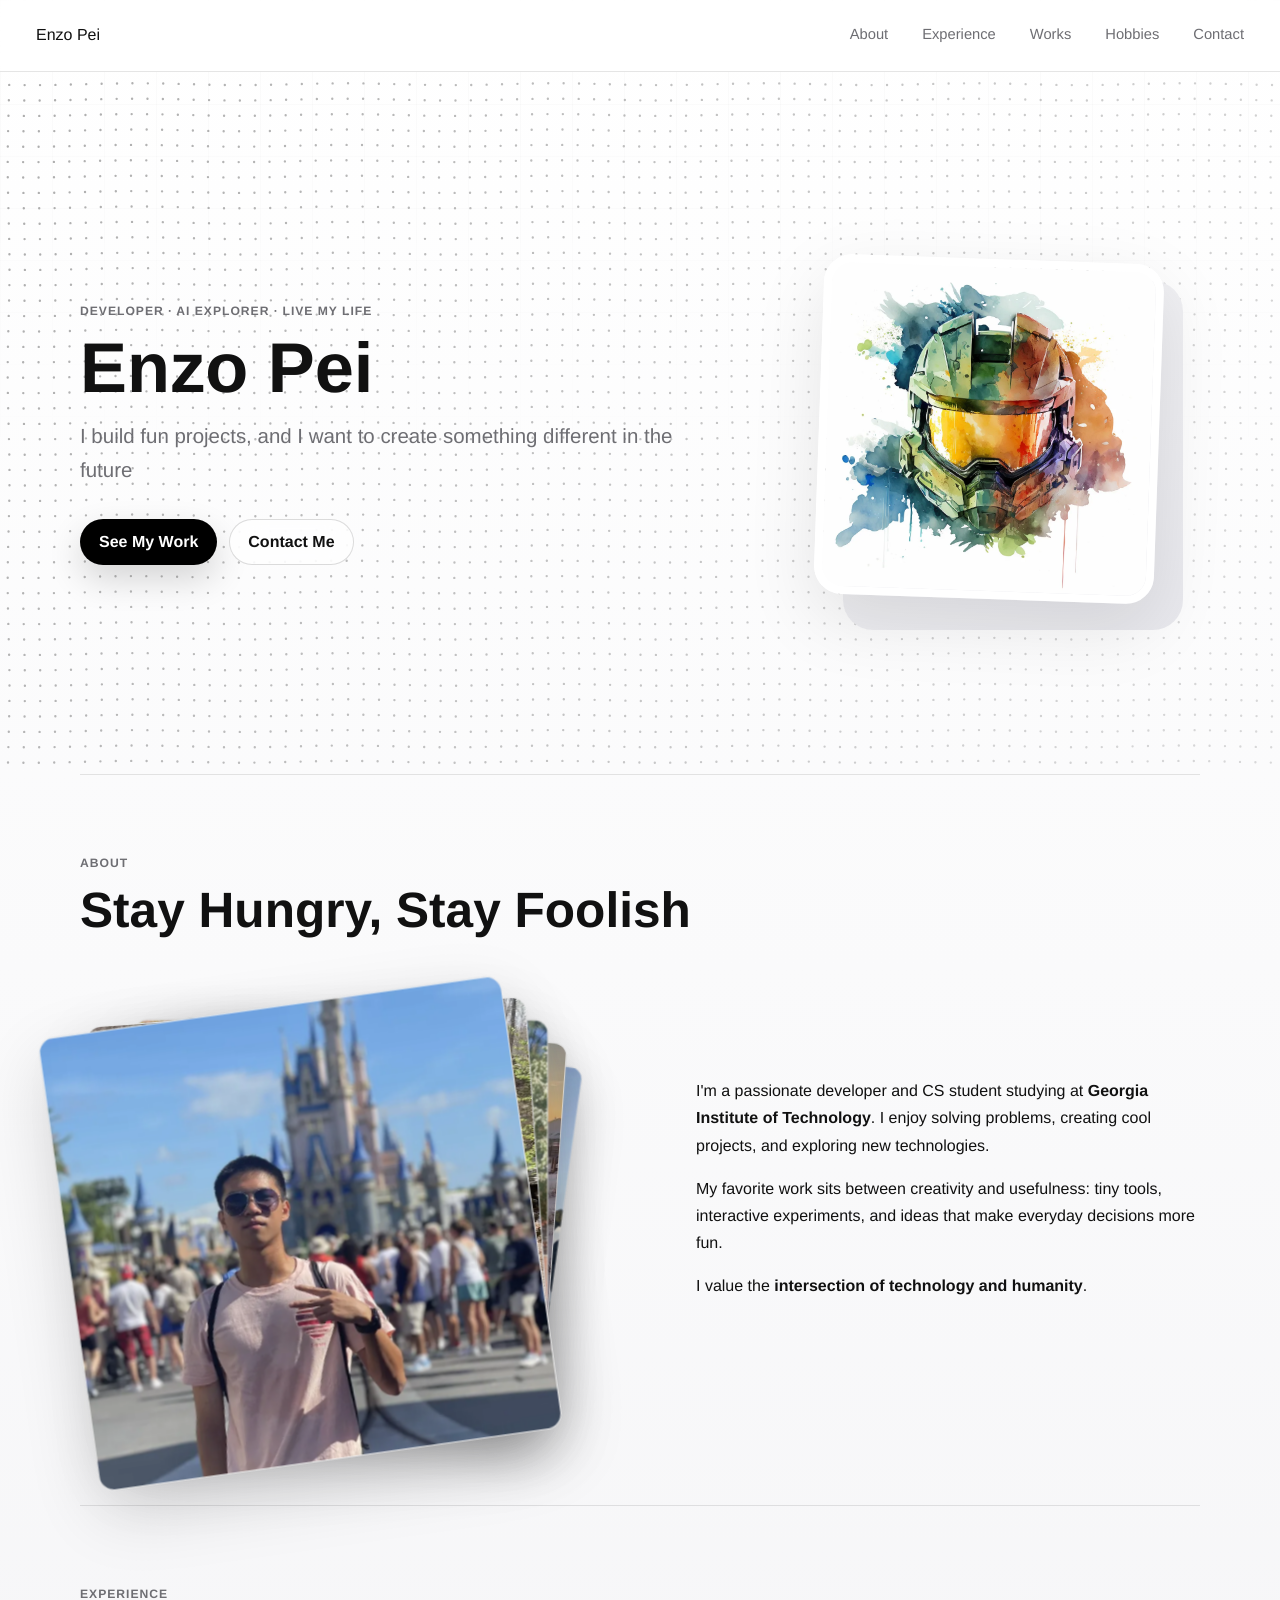
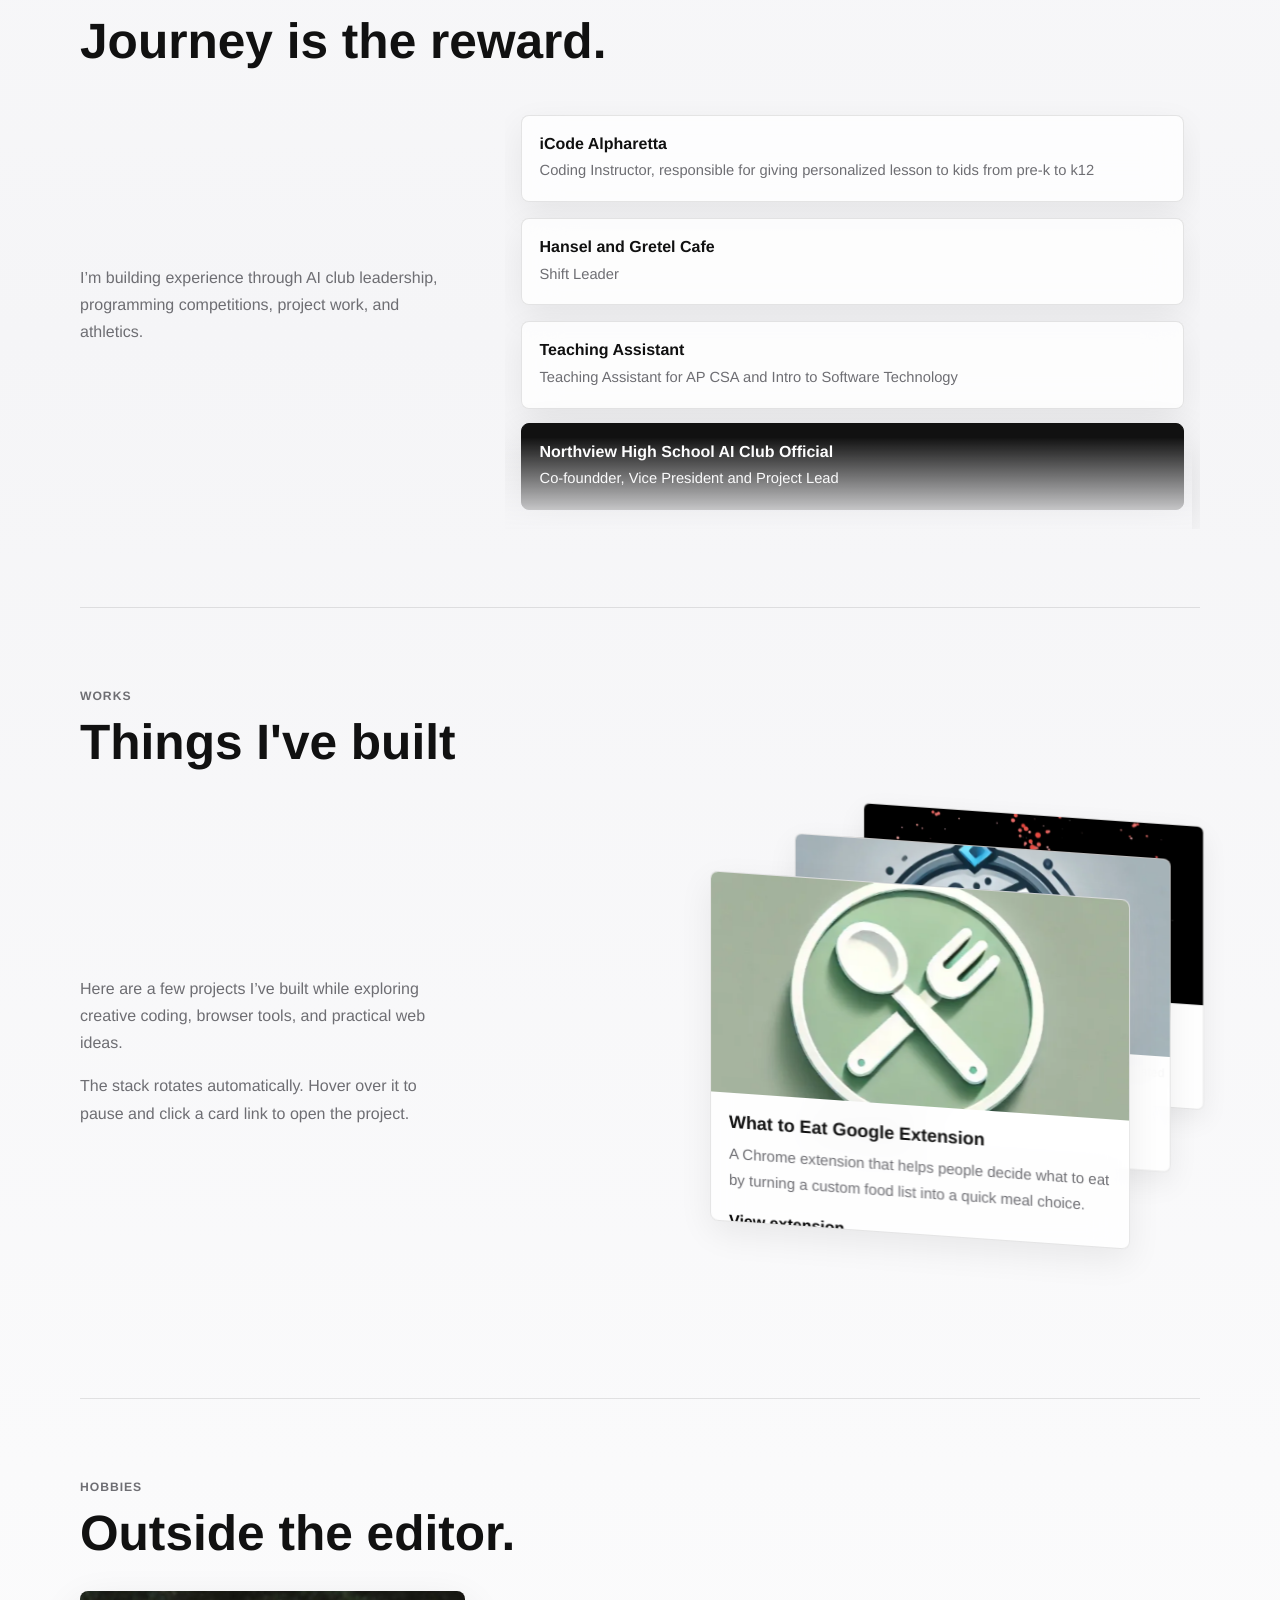
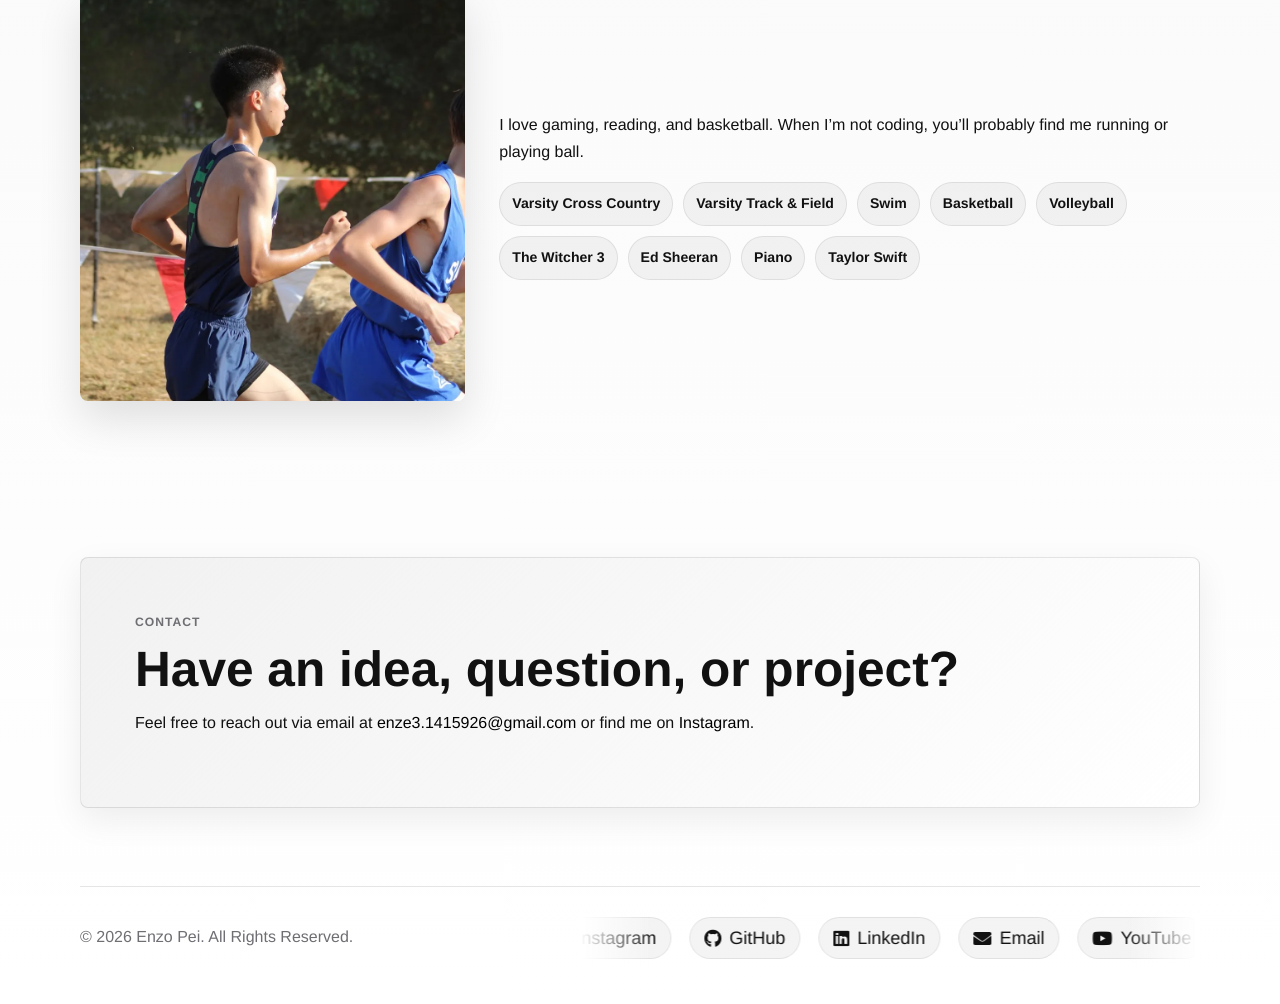
<file: index.html>
<!DOCTYPE html>
<html lang="en">
<head>
  <meta charset="UTF-8">
  <meta name="viewport" content="width=device-width, initial-scale=1.0">
  <title>Enzo Pei | Developer & Student Athlete</title>
  <link rel="stylesheet" href="styles.css">
  <link href="https://cdnjs.cloudflare.com/ajax/libs/font-awesome/5.15.4/css/all.min.css" rel="stylesheet">
</head>
<body>
  <nav>
    <a class="logo" href="#top">Enzo Pei</a>
    <a href="#about">About</a>
    <a href="#experience">Experience</a>
    <a href="#works">Works</a>
    <a href="#hobbies">Hobbies</a>
    <a href="#contact">Contact</a>
  </nav>

  <header id="top" class="hero">
    <canvas class="dot-field" aria-hidden="true"></canvas>
    <div class="hero-copy">
      <p class="eyebrow">Developer · AI Explorer · Live my Life</p>
      <h1 id="title">Enzo Pei</h1>
      <p id="tagline">I build fun projects, and I want to create something different in the future</p>
      <div class="hero-actions">
        <a class="button primary" href="#works">See My Work</a>
        <a class="button secondary" href="mailto:enze3.1415926@gmail.com">Contact Me</a>
      </div>
    </div>
    <div class="profile">
      <img src="images/photo.webp" alt="Portrait of Enzo Pei">
    </div>
  </header>

  <section id="about">
    <div class="section-heading">
      <p class="eyebrow">About</p>
      <h2>Stay Hungry, Stay Foolish</h2>
    </div>
    <div class="about-content">
      <div class="stack-container" data-photo-stack aria-label="About me photo stack">
        <div class="card-rotate">
          <div class="photo-stack-card">
            <img src="images/about_me.webp" alt="Enzo outdoors" class="card-image">
          </div>
        </div>
        <div class="card-rotate">
          <div class="photo-stack-card">
            <img src="images/me_beach.webp" alt="Enzo at the beach" class="card-image">
          </div>
        </div>
        <div class="card-rotate">
          <div class="photo-stack-card">
            <img src="images/me_college.webp" alt="Enzo visiting a college campus" class="card-image">
          </div>
        </div>
        <div class="card-rotate">
          <div class="photo-stack-card">
            <img src="images/me_hike.webp" alt="Enzo hiking" class="card-image">
          </div>
        </div>
        <div class="card-rotate">
          <div class="photo-stack-card">
            <img src="images/me_disney.webp" alt="Enzo at Disney" class="card-image">
          </div>
        </div>
      </div>
      <div>
        <p>I'm a passionate developer and CS student studying at <strong>Georgia Institute of Technology</strong>. I enjoy solving problems, creating cool projects, and exploring new technologies.</p>
        <p>My favorite work sits between creativity and usefulness: tiny tools, interactive experiments, and ideas that make everyday decisions more fun.</p>
        <p>I value the <strong>intersection of technology and humanity</strong>.</p>
      </div>
    </div>
  </section>

  <section id="experience">
    <div class="section-heading">
      <p class="eyebrow">Experience</p>
      <h2>Journey is the reward.</h2>
    </div>
    <div class="experience-content">
      <div class="experience-copy">
        <p>I’m building experience through AI club leadership, programming competitions, project work, and athletics.</p>
      </div>
      <div class="scroll-list-container" data-animated-list tabindex="0" aria-label="Experience highlights">
        <div class="scroll-list">
          
          <div class="animated-item" data-index="0">
            <div class="item">
              <p class="item-text"><strong>iCode Alpharetta</strong><span>Coding Instructor, responsible for giving personalized lesson to kids from pre-k to k12</span></p>
            </div>
          </div>
          <div class="animated-item" data-index="1">
            <div class="item">
              <p class="item-text"><strong>Hansel and Gretel Cafe</strong><span>Shift Leader</span></p>
            </div>
          </div>
          <div class="animated-item" data-index="2">
            <div class="item">
              <p class="item-text"><strong>Teaching Assistant</strong><span>Teaching Assistant for AP CSA and Intro to Software Technology</span></p>
            </div>
          </div>

          <div class="animated-item" data-index="3">
            <div class="item selected">
              <p class="item-text"><strong>Northview High School AI Club Official</strong><span>Co-foundder, Vice President and Project Lead</span></p>
            </div>
          </div>
          <div class="animated-item" data-index="4">
            <div class="item">
              <p class="item-text"><strong>Blue Bridge National Programming Competition</strong><span>National Third Prize.</span></p>
            </div>
          </div>
          <div class="animated-item" data-index="5">
            <div class="item">
              <p class="item-text"><strong>Blue Bridge Programming Competition</strong><span>Beijing Region First Prize.</span></p>
            </div>
          </div>
          <div class="animated-item" data-index="6">
            <div class="item">
              <p class="item-text"><strong>National Student Artificial Intelligence Camp</strong><span>University of Chinese Academy of Sciences.</span></p>
            </div>
          </div>
          
          <div class="animated-item" data-index="7">
            <div class="item">
              <p class="item-text"><strong>Varsity Cross Country and Track & Field</strong><span>Training consistency, endurance, and race-day focus.</span></p>
            </div>
          </div>
          
        </div>
        <div class="top-gradient" aria-hidden="true"></div>
        <div class="bottom-gradient" aria-hidden="true"></div>
      </div>
    </div>
  </section>

  <section id="works">
    <div class="section-heading">
      <p class="eyebrow">Works</p>
      <h2>Things I've built</h2>
    </div>
    <div class="works-showcase">
      <div class="works-intro">
        <p>Here are a few projects I’ve built while exploring creative coding, browser tools, and practical web ideas.</p>
        <p>The stack rotates automatically. Hover over it to pause and click a card link to open the project.</p>
      </div>

      <div class="card-swap-container" data-card-swap aria-label="Featured projects">
        <div class="work-item">
          <a href="https://createyourheart.netlify.app/" target="_blank" rel="noopener noreferrer">
            <img src="images/heart.webp" alt="Dynamic Particle Hearts project preview" class="section-img">
          </a>
          <h3>Dynamic Particle Hearts</h3>
          <p>A particle heart generator where users can customize size, speed, and density, then send a small animated message to someone they love.</p>
          <a class="text-link" href="https://createyourheart.netlify.app/" target="_blank" rel="noopener noreferrer">Visit project</a>
        </div>

        <div class="work-item">
          <a href="https://chromewebstore.google.com/detail/what-to-eat-extensions/ipfhnmaiojadgiefmnigcmcjinhgbhdd?hl=en-US&utm_source=ext_sidebar" target="_blank" rel="noopener noreferrer">
            <img src="images/what_to_eat.webp" alt="What to Eat extension preview" class="section-img">
          </a>
          <h3>What to Eat Google Extension</h3>
          <p>A Chrome extension that helps people decide what to eat by turning a custom food list into a quick meal choice.</p>
          <a class="text-link" href="https://chromewebstore.google.com/detail/what-to-eat-extensions/ipfhnmaiojadgiefmnigcmcjinhgbhdd?hl=en-US&utm_source=ext_sidebar" target="_blank" rel="noopener noreferrer">View extension</a>
        </div>

        <div class="work-item">
          <a href="https://link-to-your-project3.com" target="_blank" rel="noopener noreferrer">
          <img src="images/project_three.webp" alt="Project Three preview" class="section-img">
          </a>
          <h3>Project Three</h3>
          <p>Working on it right now.</p>
          <a class="text-link" href="#contact">Ask me about it</a>
        </div>
      </div>
    </div>
  </section>

  <section id="hobbies">
    <div class="section-heading">
      <p class="eyebrow">Hobbies</p>
      <h2>Outside the editor.</h2>
    </div>
    <div class="split hobbies-content">
      <img src="images/IMG_3986.webp" alt="Hobbies Image" class="section-img">
      <div>
        <p>I love gaming, reading, and basketball. When I’m not coding, you’ll probably find me running or playing ball.</p>
        <div class="tag-list">
          <span>Varsity Cross Country</span>
          <span>Varsity Track & Field</span>
          <span>Swim</span>
          <span>Basketball</span>
          <span>Volleyball</span>
          <span>The Witcher 3</span>
          <span>Ed Sheeran</span>
          <span>Piano</span>
          <span>Taylor Swift</span>
        </div>
      </div>
    </div>
  </section>

  <section id="contact">
    <div class="contact-card">
      <p class="eyebrow">Contact</p>
      <h2>Have an idea, question, or project?</h2>
      <p>Feel free to reach out via email at <a href="mailto:enze3.1415926@gmail.com">enze3.1415926@gmail.com</a> or find me on <a href="https://www.instagram.com/enzo_p3.14/">Instagram</a>.</p>
    </div>
  </section>

  <footer>
    <p>© 2026 Enzo Pei. All Rights Reserved.</p>
    <div class="logoloop logoloop--horizontal logoloop--fade logoloop--scale-hover" data-logo-loop aria-label="Social links">
      <div class="logoloop__track">
        <ul class="logoloop__list">
          <li class="logoloop__item">
            <a class="logoloop__link" href="https://www.instagram.com/enzo_p3.14/" target="_blank" rel="noopener noreferrer" aria-label="Instagram">
              <span class="logoloop__node"><i class="fab fa-instagram"></i><span>Instagram</span></span>
            </a>
          </li>
          <li class="logoloop__item">
            <a class="logoloop__link" href="https://github.com/EnzePei" target="_blank" rel="noopener noreferrer" aria-label="GitHub">
              <span class="logoloop__node"><i class="fab fa-github"></i><span>GitHub</span></span>
            </a>
          </li>
          <li class="logoloop__item">
            <a class="logoloop__link" href="https://www.linkedin.com/in/pei-enze-524a7029a/" target="_blank" rel="noopener noreferrer" aria-label="LinkedIn">
              <span class="logoloop__node"><i class="fab fa-linkedin"></i><span>LinkedIn</span></span>
            </a>
          </li>
          <li class="logoloop__item">
            <a class="logoloop__link" href="mailto:enze3.1415926@gmail.com" aria-label="Email">
              <span class="logoloop__node"><i class="fas fa-envelope"></i><span>Email</span></span>
            </a>
          </li>
          <li class="logoloop__item">
            <a class="logoloop__link" href="https://www.youtube.com/channel/your-channel-link" target="_blank" rel="noopener noreferrer" aria-label="YouTube">
              <span class="logoloop__node"><i class="fab fa-youtube"></i><span>YouTube</span></span>
            </a>
          </li>
        </ul>
      </div>
    </div>
  </footer>

  <script src="index.js"></script>
</body>
</html>
</file>
<file: styles.css>
:root {
  --bg: #f5f5f7;
  --surface: #ffffff;
  --surface-soft: #f1f1f3;
  --text: #111111;
  --muted: #6e6e73;
  --accent: #000000;
  --accent-strong: #333333;
  --line: rgba(0, 0, 0, 0.1);
  --shadow: 0 24px 70px rgba(0, 0, 0, 0.1);
  --radius: 8px;
}

* {
  box-sizing: border-box;
}

html {
  scroll-behavior: smooth;
}

body {
  margin: 0;
  font-family: -apple-system, BlinkMacSystemFont, "SF Pro Display", "SF Pro Text", "Helvetica Neue", Arial, sans-serif;
  color: var(--text);
  background: linear-gradient(180deg, #ffffff 0%, var(--bg) 46%, #ffffff 100%);
  line-height: 1.7;
  -webkit-font-smoothing: antialiased;
  text-rendering: geometricPrecision;
}

body::before {
  content: "";
  position: fixed;
  inset: 0;
  pointer-events: none;
  background-image:
    linear-gradient(rgba(0, 0, 0, 0.018) 1px, transparent 1px),
    linear-gradient(90deg, rgba(0, 0, 0, 0.018) 1px, transparent 1px);
  background-size: 52px 52px;
  mask-image: linear-gradient(to bottom, black, transparent 54%);
}

a {
  color: var(--accent);
  text-decoration: none;
}

a:hover {
  color: var(--accent-strong);
}

nav {
  position: sticky;
  top: 0;
  z-index: 10;
  display: flex;
  justify-content: center;
  align-items: center;
  gap: 10px;
  padding: 14px 24px;
  background: rgba(255, 255, 255, 0.78);
  border-bottom: 1px solid var(--line);
  backdrop-filter: blur(18px);
}

nav a {
  color: var(--muted);
  font-size: 0.92rem;
  font-weight: 500;
  padding: 8px 12px;
  border-radius: 999px;
  transition: color 0.2s ease, background 0.2s ease, transform 0.2s ease;
}

nav a:hover {
  color: var(--text);
  background: rgba(0, 0, 0, 0.06);
  transform: translateY(-1px);
}

nav .logo {
  margin-right: auto;
  color: var(--text);
  background: transparent;
  font-size: 1rem;
}

.hero,
section,
footer {
  width: min(1120px, calc(100% - 40px));
  margin-inline: auto;
}

.hero {
  position: relative;
  width: 100%;
  margin-inline: 0;
  min-height: 78vh;
  display: grid;
  grid-template-columns: minmax(0, 1.2fr) minmax(280px, 0.8fr);
  align-items: center;
  gap: 64px;
  padding: 86px max(20px, calc((100% - 1120px) / 2)) 66px;
  overflow: hidden;
  isolation: isolate;
}

.dot-field {
  position: absolute;
  inset: 0;
  z-index: 0;
  width: 100%;
  height: 100%;
  opacity: 0.95;
  pointer-events: none;
}

.hero-copy {
  position: relative;
  z-index: 1;
  max-width: 710px;
}

.eyebrow {
  margin: 0 0 10px;
  color: var(--muted);
  font-size: 0.76rem;
  font-weight: 600;
  letter-spacing: 0.08em;
  text-transform: uppercase;
}

h1,
h2,
h3,
p {
  margin-top: 0;
}

h1 {
  margin-bottom: 16px;
  font-size: clamp(2.35rem, 5.6vw, 4.4rem);
  line-height: 1.02;
  letter-spacing: 0;
}

h1 span {
  color: var(--text);
}

#tagline {
  max-width: 640px;
  margin-bottom: 30px;
  color: var(--muted);
  font-size: clamp(1.04rem, 2vw, 1.28rem);
}

.hero-actions {
  display: flex;
  flex-wrap: wrap;
  gap: 12px;
}

.button {
  display: inline-flex;
  align-items: center;
  justify-content: center;
  min-height: 46px;
  padding: 0 18px;
  border: 1px solid rgba(0, 0, 0, 0.14);
  border-radius: 999px;
  font-weight: 600;
  transition: transform 0.2s ease, box-shadow 0.2s ease, background 0.2s ease;
}

.button:hover {
  transform: translateY(-2px);
}

.button.primary {
  color: #ffffff;
  background: var(--accent);
  box-shadow: 0 14px 34px rgba(0, 0, 0, 0.16);
}

.button.primary:hover {
  color: #ffffff;
  background: #1d1d1f;
}

.button.secondary {
  color: var(--text);
  background: rgba(255, 255, 255, 0.74);
  backdrop-filter: blur(14px);
}

.profile {
  justify-self: center;
  position: relative;
  z-index: 1;
}

.profile::before {
  content: "";
  position: absolute;
  inset: 22px -24px -22px 24px;
  z-index: -1;
  border-radius: 30px;
  background: linear-gradient(145deg, #f5f5f7, #e8e8ed);
}

.profile img {
  width: min(340px, 74vw);
  aspect-ratio: 1;
  object-fit: cover;
  border: 8px solid #ffffff;
  border-radius: 28px;
  box-shadow: var(--shadow);
  transform: rotate(2deg);
}

section {
  padding: 78px 0;
  border-top: 1px solid var(--line);
}

.section-heading {
  max-width: 720px;
  margin-bottom: 30px;
}

section h2 {
  margin-bottom: 0;
  font-size: clamp(2rem, 4vw, 3.1rem);
  line-height: 1.08;
  letter-spacing: 0;
}

.split {
  display: grid;
  grid-template-columns: minmax(240px, 0.55fr) minmax(0, 1fr);
  gap: 34px;
  align-items: center;
}

.about-content {
  display: grid;
  grid-template-columns: minmax(300px, 1fr) minmax(280px, 0.9fr);
  gap: clamp(30px, 5vw, 56px);
  align-items: center;
}

.stack-container {
  position: relative;
  width: 100%;
  max-width: 470px;
  min-height: clamp(340px, 38vw, 460px);
  perspective: 700px;
}

.card-rotate {
  position: absolute;
  inset: 0;
  width: 100%;
  height: 100%;
  cursor: grab;
  touch-action: none;
  transform-style: preserve-3d;
  transition: transform 520ms cubic-bezier(0.2, 0.8, 0.2, 1), opacity 260ms ease;
}

.card-rotate.is-dragging {
  cursor: grabbing;
  transition: none;
}

.photo-stack-card {
  width: 100%;
  height: 100%;
  overflow: hidden;
  display: flex;
  align-items: center;
  justify-content: center;
  background: #ffffff;
  border: 1px solid rgba(0, 0, 0, 0.08);
  border-radius: 16px;
  box-shadow: 0 24px 70px rgba(0, 0, 0, 0.14);
}

.photo-stack-card img,
.card-image {
  width: 100%;
  height: 100%;
  object-fit: cover;
  pointer-events: none;
  user-select: none;
  -webkit-user-drag: none;
}

.section-img {
  width: 100%;
  max-height: 410px;
  display: block;
  object-fit: cover;
  border-radius: var(--radius);
  box-shadow: 0 18px 44px rgba(0, 0, 0, 0.12);
}

.experience-content {
  display: grid;
  grid-template-columns: minmax(240px, 0.55fr) minmax(320px, 1fr);
  gap: 42px;
  align-items: center;
}

.experience-copy {
  max-width: 380px;
  color: var(--muted);
}

.scroll-list-container {
  position: relative;
  width: 100%;
  min-width: 0;
  border-radius: var(--radius);
}

.scroll-list-container:focus-visible {
  outline: 2px solid var(--text);
  outline-offset: 5px;
}

.scroll-list {
  max-height: 430px;
  overflow-y: auto;
  padding: 16px;
  scroll-behavior: smooth;
}

.scroll-list::-webkit-scrollbar {
  width: 8px;
}

.scroll-list::-webkit-scrollbar-track {
  background: rgba(0, 0, 0, 0.04);
  border-radius: 999px;
}

.scroll-list::-webkit-scrollbar-thumb {
  background: rgba(0, 0, 0, 0.28);
  border-radius: 999px;
}

.animated-item {
  cursor: pointer;
  opacity: 0;
  transform: scale(0.92);
  transition: opacity 0.24s ease, transform 0.24s ease;
}

.animated-item.is-visible {
  opacity: 1;
  transform: scale(1);
}

.item {
  padding: 18px;
  margin-bottom: 1rem;
  background: rgba(255, 255, 255, 0.76);
  border: 1px solid var(--line);
  border-radius: var(--radius);
  box-shadow: 0 12px 34px rgba(0, 0, 0, 0.07);
  backdrop-filter: blur(18px);
  transition: background 0.2s ease, border-color 0.2s ease, transform 0.2s ease, box-shadow 0.2s ease;
}

.item:hover,
.item.selected {
  background: #111111;
  border-color: #111111;
  box-shadow: 0 18px 44px rgba(0, 0, 0, 0.16);
  transform: translateY(-2px);
}

.item-text {
  margin: 0;
  color: var(--text);
}

.item-text strong,
.item-text span {
  display: block;
}

.item-text strong {
  font-size: 1rem;
  line-height: 1.35;
}

.item-text span {
  margin-top: 5px;
  color: var(--muted);
  font-size: 0.92rem;
  line-height: 1.55;
}

.item:hover .item-text,
.item:hover .item-text span,
.item.selected .item-text,
.item.selected .item-text span {
  color: #ffffff;
}

.top-gradient,
.bottom-gradient {
  position: absolute;
  left: 0;
  right: 8px;
  pointer-events: none;
  transition: opacity 0.25s ease;
}

.top-gradient {
  top: 0;
  height: 52px;
  opacity: 0;
  background: linear-gradient(to bottom, #f5f5f7, rgba(245, 245, 247, 0));
}

.bottom-gradient {
  bottom: 0;
  height: 92px;
  opacity: 1;
  background: linear-gradient(to top, #f5f5f7, rgba(245, 245, 247, 0));
}

.work-item,
.contact-card {
  background: rgba(255, 255, 255, 0.82);
  border: 1px solid var(--line);
  border-radius: var(--radius);
  box-shadow: 0 12px 34px rgba(0, 0, 0, 0.07);
  backdrop-filter: blur(18px);
}

.works-showcase {
  display: grid;
  grid-template-columns: minmax(240px, 0.68fr) minmax(420px, 1fr);
  gap: 42px;
  align-items: center;
  min-height: 520px;
}

.works-intro {
  max-width: 360px;
  color: var(--muted);
}

.card-swap-container {
  position: relative;
  width: min(100%, 560px);
  height: 430px;
  justify-self: end;
  perspective: 900px;
  transform-style: preserve-3d;
  overflow: visible;
}

.work-item {
  display: flex;
  flex-direction: column;
  overflow: hidden;
  transition: transform 0.2s ease, box-shadow 0.2s ease;
}

.work-item:hover {
  transform: translateY(-5px);
  box-shadow: var(--shadow);
}

.card-swap-container .work-item {
  position: absolute;
  top: 50%;
  left: 50%;
  width: min(420px, 82vw);
  height: 350px;
  transform: translate(-50%, -50%);
  transform-origin: center center;
  transform-style: preserve-3d;
  will-change: transform, opacity;
  backface-visibility: hidden;
  -webkit-backface-visibility: hidden;
}

.card-swap-container .work-item:hover {
  box-shadow: var(--shadow);
}

.card-swap-container .work-item.is-moving {
  transition: transform 950ms cubic-bezier(0.23, 1, 0.32, 1), opacity 950ms ease;
}

.card-swap-container .work-item.is-flipping {
  transition: transform 520ms cubic-bezier(0.2, 0.8, 0.2, 1), opacity 520ms ease;
  box-shadow: 0 28px 70px rgba(0, 0, 0, 0.18);
}

.card-swap-container .work-item.is-dropping {
  opacity: 0.45;
}

.work-item img {
  width: 100%;
  height: 220px;
  border-radius: 0;
  box-shadow: none;
}

.work-item h3,
.work-item p,
.work-item .text-link {
  margin-inline: 18px;
}

.work-item h3 {
  margin-top: 18px;
  margin-bottom: 8px;
  font-size: 1.12rem;
  line-height: 1.3;
}

.work-item p {
  color: var(--muted);
  font-size: 0.94rem;
}

.text-link {
  margin-top: auto;
  margin-bottom: 18px;
  font-weight: 700;
}

.tag-list {
  display: flex;
  flex-wrap: wrap;
  gap: 10px;
}

.tag-list span {
  padding: 9px 12px;
  color: var(--text);
  background: rgba(0, 0, 0, 0.045);
  border: 1px solid rgba(0, 0, 0, 0.08);
  border-radius: 999px;
  font-size: 0.88rem;
  font-weight: 700;
}

#contact {
  border-top: 0;
}

.contact-card {
  padding: clamp(28px, 5vw, 54px);
  background:
    linear-gradient(135deg, rgba(0, 0, 0, 0.055), rgba(255, 255, 255, 0.92)),
    var(--surface);
}

.contact-card h2 {
  margin-bottom: 14px;
}

footer {
  display: flex;
  justify-content: space-between;
  align-items: center;
  gap: 18px;
  padding: 26px 0 42px;
  color: var(--muted);
  border-top: 1px solid var(--line);
}

footer p {
  margin: 0;
}

.logoloop {
  position: relative;
  width: min(620px, 100%);
  overflow: hidden;
  --logoloop-gap: 18px;
  --logoloop-logoHeight: 18px;
  --logoloop-fadeColorAuto: #ffffff;
}

.logoloop--scale-hover {
  padding-top: calc(var(--logoloop-logoHeight) * 0.18);
  padding-bottom: calc(var(--logoloop-logoHeight) * 0.18);
}

.logoloop__track {
  display: flex;
  width: max-content;
  will-change: transform;
  user-select: none;
  position: relative;
  z-index: 0;
}

.logoloop__list {
  display: flex;
  align-items: center;
  margin: 0;
  padding: 0;
  list-style: none;
}

.logoloop__item {
  flex: 0 0 auto;
  margin-right: var(--logoloop-gap);
  font-size: var(--logoloop-logoHeight);
  line-height: 1;
}

.logoloop__item:last-child {
  margin-right: var(--logoloop-gap);
}

.logoloop__node {
  display: inline-flex;
  align-items: center;
  gap: 8px;
  transition: transform 0.3s cubic-bezier(0.4, 0, 0.2, 1);
}

.logoloop--scale-hover .logoloop__item {
  overflow: visible;
}

.logoloop--scale-hover .logoloop__item:hover .logoloop__node {
  transform: scale(1.12);
  transform-origin: center center;
}

.logoloop__link {
  display: inline-flex;
  align-items: center;
  min-height: 42px;
  padding: 0 14px;
  color: var(--text);
  background: rgba(0, 0, 0, 0.045);
  border: 1px solid rgba(0, 0, 0, 0.08);
  border-radius: 999px;
  text-decoration: none;
  transition: opacity 0.2s ease, background 0.2s ease;
}

.logoloop__link:hover {
  background: rgba(0, 0, 0, 0.08);
  opacity: 0.9;
}

.logoloop__link:focus-visible {
  outline: 2px solid currentColor;
  outline-offset: 2px;
}

.logoloop--fade::before,
.logoloop--fade::after {
  content: "";
  position: absolute;
  top: 0;
  bottom: 0;
  width: clamp(24px, 12%, 92px);
  pointer-events: none;
  z-index: 10;
}

.logoloop--fade::before {
  left: 0;
  background: linear-gradient(
    to right,
    var(--logoloop-fadeColor, var(--logoloop-fadeColorAuto)) 0%,
    rgba(255, 255, 255, 0) 100%
  );
}

.logoloop--fade::after {
  right: 0;
  background: linear-gradient(
    to left,
    var(--logoloop-fadeColor, var(--logoloop-fadeColorAuto)) 0%,
    rgba(255, 255, 255, 0) 100%
  );
}

@media (prefers-reduced-motion: reduce) {
  .logoloop__track {
    transform: translate3d(0, 0, 0) !important;
  }

  .logoloop__node {
    transition: none !important;
  }
}

@media (max-width: 820px) {
  nav {
    justify-content: flex-start;
    overflow-x: auto;
  }

  nav .logo {
    margin-right: 0;
  }

  .hero {
    min-height: auto;
    grid-template-columns: 1fr;
    gap: 34px;
    padding-top: 52px;
  }

  .profile {
    justify-self: start;
  }

  .profile img {
    width: min(300px, 82vw);
  }

  .split,
  .about-content,
  .experience-content,
  .works-showcase {
    grid-template-columns: 1fr;
  }

  .stack-container {
    max-width: 460px;
    min-height: 430px;
  }

  .works-showcase {
    min-height: 680px;
  }

  .works-intro {
    max-width: none;
  }

  .card-swap-container {
    justify-self: center;
    width: 100%;
    height: 450px;
    transform: scale(0.92);
  }

  .work-item img {
    height: 240px;
  }

  footer {
    align-items: flex-start;
    flex-direction: column;
  }

  .logoloop {
    width: 100%;
  }
}

@media (max-width: 520px) {
  section,
  footer {
    width: min(100% - 28px, 1120px);
  }

  .hero {
    width: 100%;
    padding-inline: 14px;
  }

  nav {
    padding: 10px 14px;
  }

  nav a {
    padding: 7px 10px;
    font-size: 0.84rem;
    white-space: nowrap;
  }

  h1 {
    font-size: 2.45rem;
  }

  .stack-container {
    min-height: 350px;
  }

  section {
    padding: 56px 0;
  }

  .hero-actions,
  .button {
    width: 100%;
  }

  .work-item img {
    height: 210px;
  }

  .works-showcase {
    min-height: 610px;
  }

  .card-swap-container {
    height: 410px;
    transform: scale(0.78);
  }

  .card-swap-container .work-item {
    width: min(390px, 92vw);
    height: 340px;
  }
}
</file>
